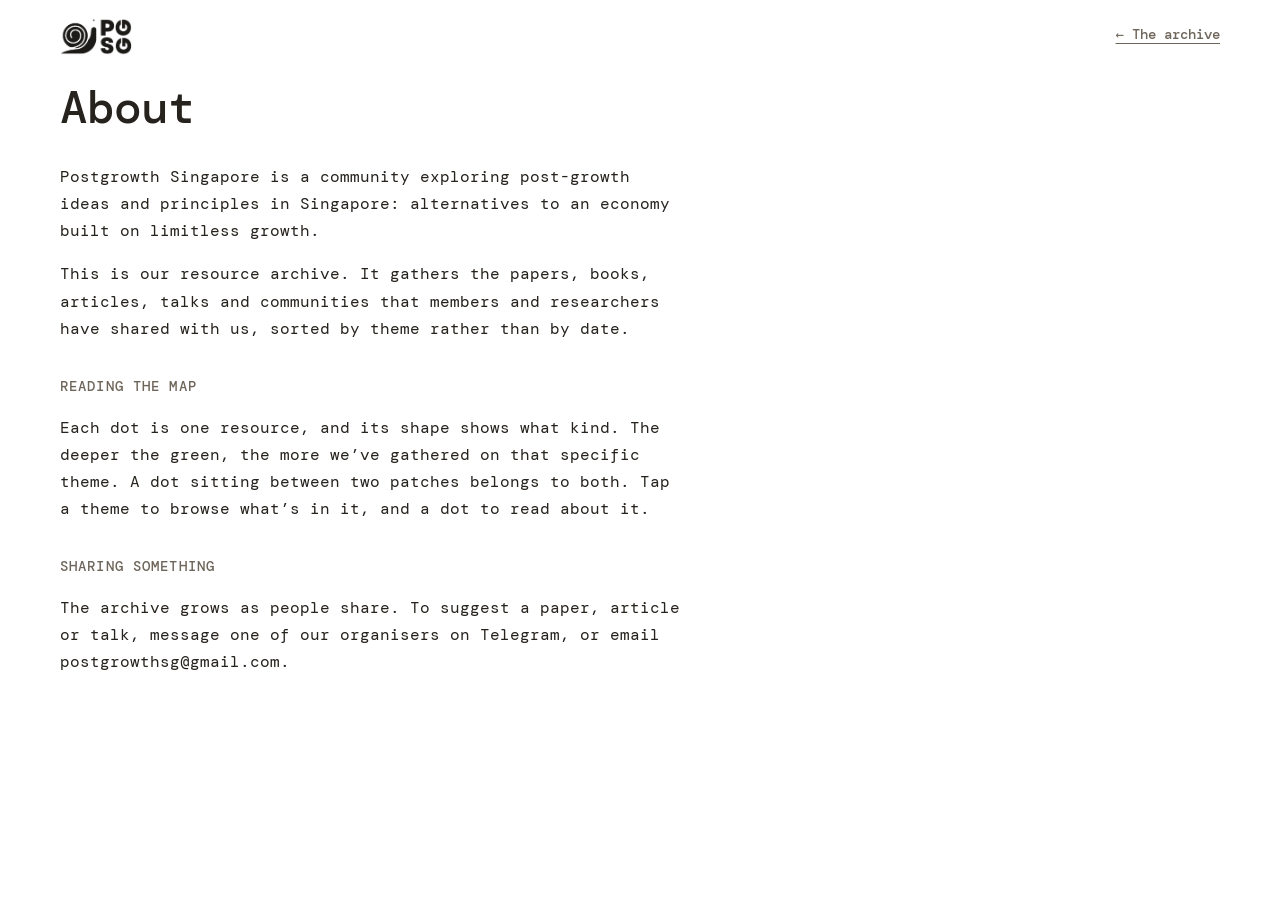
<file: about.html>
<!doctype html>
<html lang="en">
<head>
<meta charset="utf-8">
<meta name="viewport" content="width=device-width, initial-scale=1, viewport-fit=cover">
<title>About · Postgrowth Singapore resources</title>
<meta name="description" content="About Postgrowth Singapore's resource archive: what it is, how to read it, and how to share something with us.">
<link rel="icon" href="logo.png">
<link rel="preconnect" href="https://fonts.googleapis.com">
<link rel="preconnect" href="https://fonts.gstatic.com" crossorigin>
<link rel="stylesheet" href="https://fonts.googleapis.com/css2?family=DM+Mono:wght@400;500&display=swap">
<link rel="stylesheet" href="style.css">
</head>
<body>
<div class="wrap">
  <header class="head">
    <div class="left">
      <a href="./"><img class="logo" src="logo.png" alt="Post-Growth SG, back to the archive"></a>
      <h1>About</h1>
    </div>
    <nav class="nav" aria-label="Pages"><a href="./">← The archive</a></nav>
  </header>

  <main class="about-page">
    <p>Postgrowth Singapore is a community exploring post-growth ideas and principles in Singapore: alternatives to an economy built on limitless growth.</p>
    <p>This is our resource archive. It gathers the papers, books, articles, talks and communities that members and researchers have shared with us, sorted by theme rather than by date.</p>

    <h2>Reading the map</h2>
    <p>Each dot is one resource, and its shape shows what kind. The deeper the green, the more we’ve gathered on that specific theme. A dot sitting between two patches belongs to both. Tap a theme to browse what’s in it, and a dot to read about it.</p>

    <h2>Sharing something</h2>
    <p>The archive grows as people share. To suggest a paper, article or talk, message one of our organisers on Telegram, or email postgrowthsg@gmail.com.</p>
  </main>
</div>
</body>
</html>
</file>
<file: style.css>
/* Layout: a white page; two-column header; clusters are soft green heat-glows of ink dots along a snail-shell spiral, biggest at the heart, newest themes at the growing tip. Theme names are flat chips. Dot shape = kind of resource. Deliberately light-only. */
:root {
  color-scheme: light;
  --paper: #ffffff;
  --card: #ffffff;
  --ink: #26221d;
  --muted: #6f665b;
  --rule: rgba(96, 118, 170, 0.20);   /* notebook lines */
  --brick: #9b3428;                    /* the handwritten red */
  --trail: rgba(38, 34, 29, 0.28);
  /* One ink per theme (dots + label). The heat underneath is always the same green. */
  --c0: #b23a2b;  /* brick */
  --c1: #2b6f8a;  /* deep teal */
  --c2: #c4881a;  /* ochre */
  --c3: #6e4c9e;  /* plum */
  --c4: #d0602f;  /* terracotta */
  --c5: #2f3f78;  /* navy */
  --c6: #b8417a;  /* rose */
  --c7: #7a5634;  /* bark */
  --c-growing: #4f8a2c;  /* young green */

  /* Type A: Mono (the old postgrowthsg.wordpress.com body face, used everywhere). Switchable in the prototype bar. */
  --f-head: "DM Mono", ui-monospace, "SF Mono", Menlo, monospace;
  --f-head-weight: 500;
  --f-body: "DM Mono", ui-monospace, "SF Mono", Menlo, monospace;
  --chip-char: 8.1;
}
/* Type B: old site — DM Mono body, geometric headings (Didact Gothic stands in for TeX Gyre Adventor) */

/* Type C: plain HTML — the browser's own serif */

* { box-sizing: border-box; }
html, body { margin: 0; }
img { max-width: 100%; }
[hidden] { display: none !important; }
html { background: var(--paper); }
body {
  color: var(--ink);
  background-color: var(--paper);
  font-family: var(--f-body); font-size: 16px; line-height: 1.55;
  padding-left: max(16px, env(safe-area-inset-left, 0px));
  padding-right: max(16px, env(safe-area-inset-right, 0px));
  padding-block: 0 56px;
  min-height: 100%;
}
.wrap { max-width: 1160px; margin: 0 auto; display: grid; gap: 22px; }
button, select { font: inherit; color: inherit; }
:focus-visible { outline: 2px dashed var(--brick); outline-offset: 3px; }

.proto {
  margin-top: 14px; display: flex; flex-wrap: wrap; align-items: center; gap: 8px 22px;
  font-size: 13px; color: var(--muted); border: 1.5px dashed rgba(38,34,29,.25); border-radius: 10px; padding: 8px 14px;
  background: rgba(251, 247, 239, 0.6);
}
.proto strong { color: var(--ink); font-weight: 600; letter-spacing: .08em; text-transform: uppercase; font-size: 11px; }
.proto label { display: inline-flex; align-items: center; gap: 8px; }
.proto input[type=range] { width: 100px; accent-color: var(--brick); }
.proto output { font-variant-numeric: tabular-nums; color: var(--ink); min-width: 2ch; }
.proto input[type=checkbox] { accent-color: var(--brick); }
.proto select { border: 1px solid rgba(38,34,29,.25); border-radius: 6px; background: var(--card); padding: 2px 6px; }

header.head { display: grid; gap: 18px 56px; padding-top: 18px; grid-template-columns: minmax(0, 1.75fr) minmax(0, 1fr); align-items: start; }
.head .left { display: grid; gap: 28px; justify-items: start; min-width: 0; }
.head .about { display: grid; gap: 10px; min-width: 0; align-content: start; }
.head .about h2 { margin: 0; font-size: 14px; font-weight: 600; color: var(--muted); text-decoration: underline; text-underline-offset: 4px; }
@media (max-width: 760px) { header.head { grid-template-columns: 1fr; } }
.logo { width: 72px; height: auto; display: block; }
.shape { display: inline-block; flex: none; overflow: visible; vertical-align: middle; }
h1 {
  font-family: var(--f-head); font-weight: var(--f-head-weight);
  font-size: clamp(28px, 4.6vw, 46px); line-height: 1.08; margin: 0; letter-spacing: -0.02em; text-wrap: balance; max-width: none;
}
.lede { max-width: 58ch; margin: 2px 0 0; color: var(--muted); }

.start { display: flex; flex-wrap: wrap; gap: 10px; align-items: center; }
.start .lbl { font-size: 13px; font-weight: 500; letter-spacing: .06em; text-transform: uppercase; color: var(--muted); margin-right: 2px; }
.chip {
  display: inline-flex; align-items: center; gap: 9px; border: 1.5px solid var(--ink); background: var(--card);
  border-radius: 999px; padding: 6px 14px 6px 11px; font-size: 14px; cursor: pointer; max-width: 100%;
}
.chip:hover { background: #f3f5ef; }
.chip i { width: 9px; height: 9px; border-radius: 50%; flex: none; }
.chip span { overflow: hidden; text-overflow: ellipsis; white-space: nowrap; }

.bar { display: flex; flex-wrap: wrap; gap: 10px 20px; align-items: flex-end; justify-content: space-between; }
.legend { display: flex; flex-wrap: wrap; gap: 6px 16px; font-size: 13.5px; color: var(--muted); }
.legend span { display: inline-flex; align-items: center; gap: 6px; }
.legend i { width: 10px; height: 10px; border-radius: 50%; display: inline-block; }
.legend .ring { width: 13px; height: 13px; border: 1.5px solid var(--ink); background: transparent; }
.crumb { display: flex; flex-wrap: wrap; align-items: baseline; gap: 4px 16px; min-height: 30px; }
.back { background: none; border: 0; padding: 0; color: var(--muted); cursor: pointer; font-family: var(--f-body); font-size: 15px; font-weight: 500; line-height: 1; }
.back:hover { text-decoration: underline; }
.crumb h2 { font-family: var(--f-head); font-weight: var(--f-head-weight); font-size: clamp(26px, 4vw, 36px); margin: 0; line-height: 1; }
.crumb .counts { color: var(--muted); font-size: 14px; }

.map { position: relative; }
.map svg { display: block; width: 100%; height: auto; overflow: visible; }
.hit { fill: transparent; cursor: pointer; }
.clabel { cursor: pointer; }
.clabel .pill { fill: var(--card); stroke: var(--ink); stroke-width: 1.5; }
.clabel.static { cursor: default; }
.deep { opacity: 0; transition: opacity .7s ease; pointer-events: none; }
.deep.on { opacity: 1; }
@media (prefers-reduced-motion: reduce) { .deep { transition: none; } }
.clabel .name { font-family: var(--f-body); font-size: 13px; fill: var(--ink); }
.clabel .meta { font-family: var(--f-body); font-size: 12.5px; fill: var(--muted); }
.clabel .more { fill: var(--brick); }
.clabel:hover .pill, .clabel:focus-visible .pill, .clabel.hot .pill { fill: #f3f5ef; }
.clabel:focus { outline: none; }
.trail { fill: none; stroke: var(--trail); stroke-width: 2.2; stroke-linecap: round; stroke-dasharray: 0.1 9; }
.link { stroke: var(--ink); stroke-opacity: .32; stroke-width: 1; stroke-dasharray: 3 4; fill: none; }
.node { cursor: pointer; }
.node .dot { stroke: var(--card); stroke-width: 1.2; }
.node .dot.two { stroke-width: 2.6; }
.node circle.pin { fill: none; stroke: var(--ink); stroke-width: 1.4; }
.node circle.bridge { fill: none; stroke: var(--ink); stroke-opacity: .5; stroke-width: 1; stroke-dasharray: 2 2; }
.node:hover .dot, .node:focus-visible .dot, .node.sel .dot { filter: drop-shadow(0 0 2px rgba(38,34,29,.55)); }
.node:focus { outline: none; }
.fade { animation: fadein .5s ease both; }
@keyframes fadein { from { opacity: 0; } to { opacity: 1; } }

.tip {
  position: absolute; pointer-events: none; background: var(--card); border: 1.5px solid var(--ink);
  border-radius: 8px; padding: 7px 11px; font-size: 13.5px; max-width: 260px;
}
.tip b { font-weight: 500; display: block; line-height: 1.3; margin-bottom: 3px; }
.tip small { color: var(--muted); font-size: 12.5px; }

.list { display: grid; gap: 22px; grid-template-columns: repeat(auto-fill, minmax(min(100%, 320px), 1fr)); }
.list section { min-width: 0; }
.list h3 { font-family: var(--f-body); font-weight: 600; font-size: 13px; letter-spacing: .08em; text-transform: uppercase; color: var(--muted); margin: 0 0 6px; display: flex; gap: 9px; align-items: center; line-height: 1.2; }
.list h3 i { width: 10px; height: 10px; border-radius: 50%; flex: none; }
.list ul { list-style: none; margin: 0; padding: 0; }
.list li { border-bottom: 1px solid var(--rule); }
.list li button {
  background: none; border: 0; padding: 7px 0 6px; text-align: left; cursor: pointer; width: 100%;
  display: flex; gap: 10px; justify-content: space-between; align-items: baseline;
}
.list li button:hover .t { color: var(--brick); }
.list .t { min-width: 0; }
.list .d { font-size: 13px; color: var(--muted); flex: none; font-variant-numeric: tabular-nums; }

.panel {
  position: fixed; top: 0; right: 0; bottom: 0; width: min(390px, 100%); z-index: 20;
  background: var(--card);
  border-left: 1.5px solid var(--ink);
  padding: calc(22px + env(safe-area-inset-top, 0px)) calc(24px + env(safe-area-inset-right, 0px)) calc(24px + env(safe-area-inset-bottom, 0px)) 24px;
  overflow-y: auto; transform: translateX(105%); transition: transform .3s ease;
  display: grid; gap: 14px; align-content: start;
}
.panel.open { transform: none; }
.panel .x { justify-self: end; background: var(--card); border: 1.5px solid var(--ink); border-radius: 50%; width: 34px; height: 34px; cursor: pointer; font-size: 15px; line-height: 1; }
.panel .type { font-family: var(--f-body); font-size: 13px; font-weight: 600; letter-spacing: .08em; text-transform: uppercase; color: var(--muted); line-height: 1; display: inline-flex; gap: 9px; align-items: center; }
.panel .type i { width: 10px; height: 10px; border-radius: 50%; }
.panel h3 { font-family: var(--f-head); font-weight: var(--f-head-weight); font-size: 26px; line-height: 1.08; margin: 0; text-wrap: balance; }
.panel .meta { font-size: 13.5px; color: var(--muted); }
.panel .meta .todo { color: var(--brick); }
.panel p { margin: 0; }
.panel .tags { display: flex; flex-wrap: wrap; gap: 7px; }
.panel .tags button { border: 1.5px solid var(--ink); background: var(--paper); border-radius: 999px; padding: 2px 11px; font-size: 13px; cursor: pointer; }
.panel .tags button:hover { background: var(--ink); color: var(--card); }
.panel .tags .loose { border-style: dashed; }
.panel .tags .extra { border: 1px dashed var(--muted); border-radius: 999px; padding: 2px 11px; font-size: 13px; color: var(--muted); }
.panel .archived { font-size: 13.5px; color: var(--muted); justify-self: start; }
.panel .open-link { display: inline-block; background: var(--ink); color: var(--card); text-decoration: none; border-radius: 999px; padding: 9px 18px; font-weight: 600; justify-self: start; }
.panel .open-link:hover { background: var(--brick); }
.panel .ex { color: var(--brick); font-size: 14px; }
.panel h4 { margin: 8px 0 0; font-family: var(--f-body); font-size: 13px; font-weight: 600; letter-spacing: .08em; text-transform: uppercase; color: var(--muted); line-height: 1; }
.panel .near { display: grid; }
.panel .near button { background: none; border: 0; padding: 6px 0; text-align: left; cursor: pointer; display: flex; gap: 9px; align-items: baseline; }
.panel .near button i { width: 8px; height: 8px; border-radius: 50%; flex: none; transform: translateY(-1px); }
.panel .near button:hover { color: var(--brick); }
.note { font-size: 14px; color: var(--muted); max-width: 70ch; margin: 0; }
.note b { font-weight: 500; color: var(--ink); }

@media (max-width: 640px) {
  .panel { top: auto; width: 100%; max-height: 80%; border-left: 0; border-top: 1.5px solid var(--ink); border-radius: 16px 16px 0 0; transform: translateY(105%); padding-left: max(20px, env(safe-area-inset-left, 0px)); padding-right: max(20px, env(safe-area-inset-right, 0px)); }
  .logo { width: 64px; }
}
@media (prefers-reduced-motion: reduce) {
  .panel, .chip { transition: none; }
  .fade { animation: none; }
}

/* Top-right link to the About page, and the About page itself */
.head .nav { justify-self: end; display: flex; gap: 18px; padding-top: 6px; }
.head .nav a { color: var(--muted); font-size: 14px; font-weight: 500; text-decoration: underline; text-underline-offset: 4px; }
.head .nav a:hover { color: var(--ink); }
.about-page { max-width: 62ch; display: grid; gap: 16px; padding-block: 8px 40px; }
.about-page h2 { margin: 18px 0 0; font-size: 14px; font-weight: 500; color: var(--muted); text-transform: uppercase; letter-spacing: .08em; }
.about-page p { margin: 0; line-height: 1.7; }
.about-page a { color: var(--ink); }
@media (max-width: 760px) { .head .nav { justify-self: start; padding-top: 0; } }
@media (max-width: 640px) {
  .legend { font-size: 12px; gap: 4px 12px; }
  .wrap { gap: 16px; }
}
</file>
